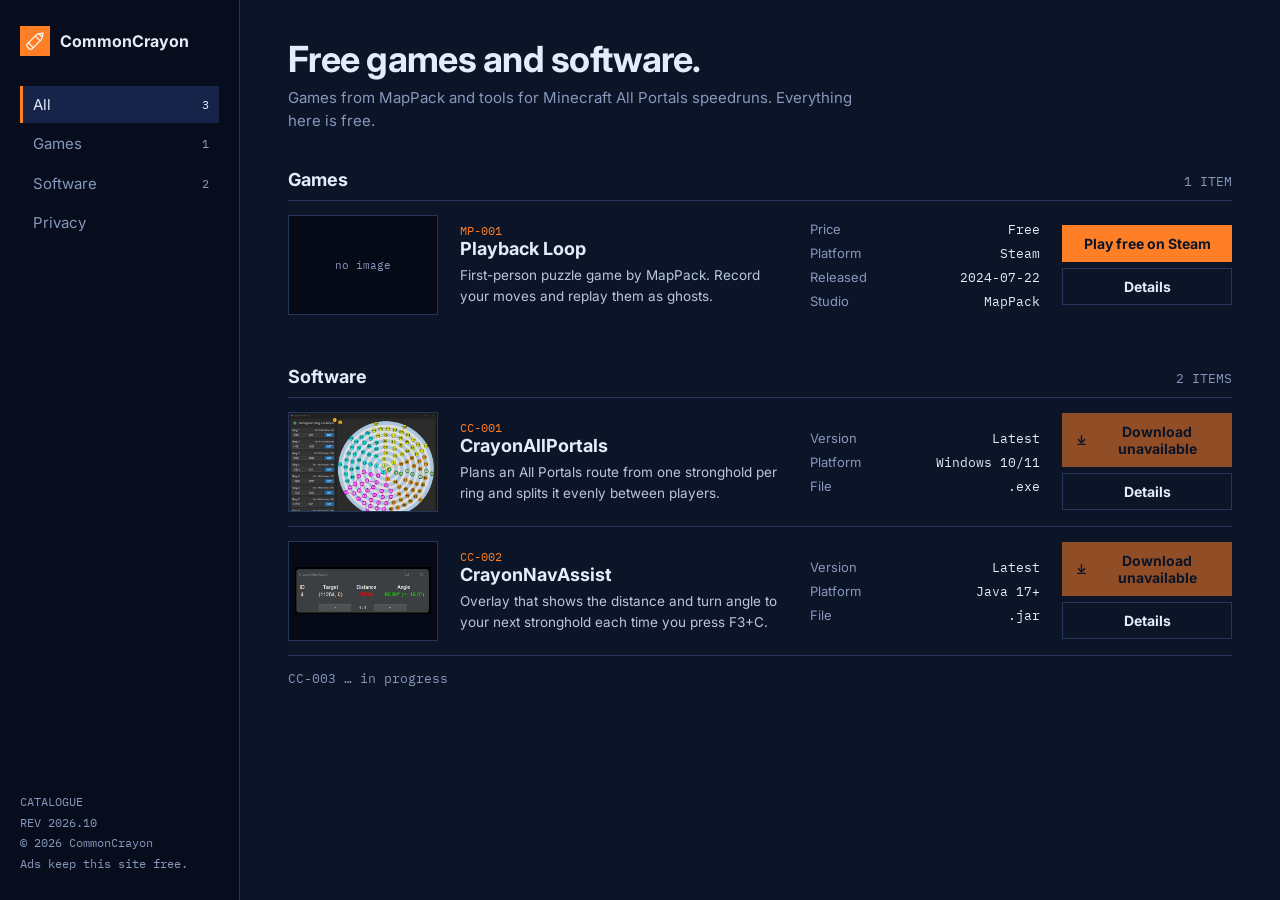
<file: index.html>
<!doctype html>
<html lang="en">
<head>
  <meta charset="utf-8">
  <meta name="viewport" content="width=device-width, initial-scale=1">
  <title>CommonCrayon</title>
  <meta name="description" content="Free games and software by CommonCrayon: games from MapPack and tools for Minecraft All Portals speedruns.">
  <meta name="theme-color" content="#0c1428">
  <meta property="og:title" content="CommonCrayon">
  <meta property="og:description" content="Free games and software by CommonCrayon: games from MapPack and tools for Minecraft All Portals speedruns.">
  <link rel="icon" type="image/png" href="assets/img/favicon.png">
  <link rel="apple-touch-icon" href="assets/img/apple-touch-icon.png">
  <link rel="preconnect" href="https://fonts.googleapis.com">
  <link rel="preconnect" href="https://fonts.gstatic.com" crossorigin>
  <link href="https://fonts.googleapis.com/css2?family=IBM+Plex+Mono:wght@400;500&family=Inter:wght@400;500;700&display=swap" rel="stylesheet">
  <link rel="stylesheet" href="assets/css/site.css">
</head>
<body>
  <a class="skip" href="#content">Skip to content</a>
  <div class="lay">
    <aside class="side">
      <a class="brand" href=""><img src="assets/img/logo.jpg" alt="" width="30" height="30">CommonCrayon</a>
      <nav aria-label="Main">
        <a href="./" aria-current="page">All<small>3</small></a>
        <a href="#games">Games<small>1</small></a>
        <a href="#software">Software<small>2</small></a>
        <a href="privacy/">Privacy</a>
      </nav>
      <div class="meta">CATALOGUE<br>REV 2026.10<br>© 2026 CommonCrayon<br>Ads keep this site free.</div>
    </aside>
    <main id="content">
      <h1>Free games and software.</h1>
      <p class="sub">Games from MapPack and tools for Minecraft All Portals speedruns. Everything here is free.</p>

      <div class="sec" id="games"><h2>Games</h2><span>1 ITEM</span></div>
      <ul class="list">
        <li class="row">
          <div class="fig"><img class="cover" src="https://shared.cloudflare.steamstatic.com/store_item_assets/steam/apps/2862670/header.jpg" alt="Playback Loop key art" loading="lazy" style="object-position:center" onerror="this.parentElement.classList.add('is-fallback');this.remove()"></div>
          <div><div class="pn">MP-001</div><h3><a href="projects/playback-loop/">Playback Loop</a></h3><p>First-person puzzle game by MapPack. Record your moves and replay them as ghosts.</p></div>
          <table class="spec"><tr><td>Price</td><td>Free</td></tr><tr><td>Platform</td><td>Steam</td></tr><tr><td>Released</td><td>2024-07-22</td></tr><tr><td>Studio</td><td>MapPack</td></tr></table>
          <div class="acts"><a class="btn" href="https://store.steampowered.com/app/2862670/Playback_Loop/">Play free on Steam</a><a class="btn line" href="projects/playback-loop/">Details</a></div>
        </li>
      </ul>

      <div class="sec" id="software"><h2>Software</h2><span>2 ITEMS</span></div>
      <ul class="list">
        <li class="row" data-repo="CommonCrayon/CrayonAllPortals" data-asset=".exe">
          <div class="fig"><img class="cover" src="assets/img/allportals-app.jpg" alt="CrayonAllPortals with eight stronghold rings and four colour-coded player paths" loading="lazy"></div>
          <div><div class="pn">CC-001</div><h3><a href="projects/crayon-all-portals/">CrayonAllPortals</a></h3><p>Plans an All Portals route from one stronghold per ring and splits it evenly between players.</p></div>
          <table class="spec"><tr><td>Version</td><td data-field="version">Latest</td></tr><tr><td>Platform</td><td>Windows 10/11</td></tr><tr><td>File</td><td>.exe<span data-hide-empty hidden>, <span data-field="size"></span></span></td></tr></table>
          <div class="acts"><a class="btn" data-download aria-disabled="true"><svg width="16" height="16" viewBox="0 0 24 24" fill="none" stroke="currentColor" stroke-width="2.5" stroke-linecap="round" stroke-linejoin="round" aria-hidden="true"><path d="M12 4v12M6 11l6 6 6-6M5 20h14"/></svg><span data-label>Download</span></a><a class="btn line" href="projects/crayon-all-portals/">Details</a></div>
        </li>
        <li class="row" data-repo="CommonCrayon/CrayonAllPortalsJava" data-asset=".jar">
          <div class="fig"><img class="fit" src="assets/img/nav-assist.png" alt="CrayonNavAssist window showing stronghold 4 of 8 with distance and angle" loading="lazy"></div>
          <div><div class="pn">CC-002</div><h3><a href="projects/crayon-nav-assist/">CrayonNavAssist</a></h3><p>Overlay that shows the distance and turn angle to your next stronghold each time you press F3+C.</p></div>
          <table class="spec"><tr><td>Version</td><td data-field="version">Latest</td></tr><tr><td>Platform</td><td>Java 17+</td></tr><tr><td>File</td><td>.jar<span data-hide-empty hidden>, <span data-field="size"></span></span></td></tr></table>
          <div class="acts"><a class="btn" data-download aria-disabled="true"><svg width="16" height="16" viewBox="0 0 24 24" fill="none" stroke="currentColor" stroke-width="2.5" stroke-linecap="round" stroke-linejoin="round" aria-hidden="true"><path d="M12 4v12M6 11l6 6 6-6M5 20h14"/></svg><span data-label>Download</span></a><a class="btn line" href="projects/crayon-nav-assist/">Details</a></div>
        </li>
      </ul>
      <p class="later">CC-003 … in progress</p>

      <div class="ad-row"><div class="ad-slot"></div></div>
    </main>
  </div>
  <script src="assets/js/releases.js" defer></script>
  <script src="assets/js/ads.js" defer></script>
</body>
</html>
</file>
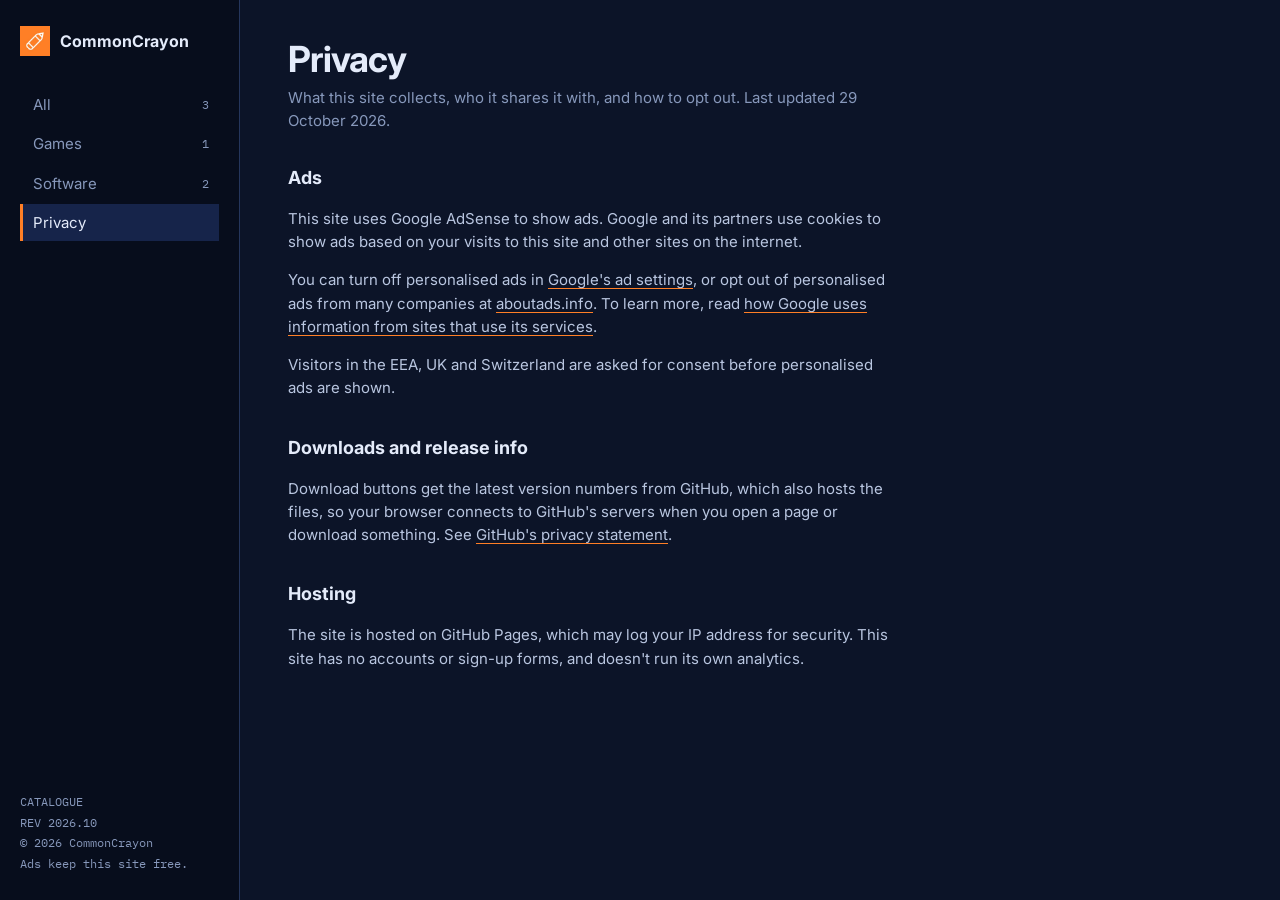
<file: privacy/index.html>
<!doctype html>
<html lang="en">
<head>
  <meta charset="utf-8">
  <meta name="viewport" content="width=device-width, initial-scale=1">
  <title>Privacy | CommonCrayon</title>
  <meta name="description" content="How the CommonCrayon website uses cookies, ads and third-party services.">
  <meta name="theme-color" content="#0c1428">
  <meta property="og:title" content="Privacy">
  <meta property="og:description" content="How the CommonCrayon website uses cookies, ads and third-party services.">
  <link rel="icon" type="image/png" href="../assets/img/favicon.png">
  <link rel="apple-touch-icon" href="../assets/img/apple-touch-icon.png">
  <link rel="preconnect" href="https://fonts.googleapis.com">
  <link rel="preconnect" href="https://fonts.gstatic.com" crossorigin>
  <link href="https://fonts.googleapis.com/css2?family=IBM+Plex+Mono:wght@400;500&family=Inter:wght@400;500;700&display=swap" rel="stylesheet">
  <link rel="stylesheet" href="../assets/css/site.css">
</head>
<body>
  <a class="skip" href="#content">Skip to content</a>
  <div class="lay">
    <aside class="side">
      <a class="brand" href="../"><img src="../assets/img/logo.jpg" alt="" width="30" height="30">CommonCrayon</a>
      <nav aria-label="Main">
        <a href="../">All<small>3</small></a>
        <a href="../#games">Games<small>1</small></a>
        <a href="../#software">Software<small>2</small></a>
        <a href="../privacy/" aria-current="page">Privacy</a>
      </nav>
      <div class="meta">CATALOGUE<br>REV 2026.10<br>© 2026 CommonCrayon<br>Ads keep this site free.</div>
    </aside>
    <main id="content">
      <h1>Privacy</h1>
      <p class="sub">What this site collects, who it shares it with, and how to opt out. Last updated 29 October 2026.</p>
      <div class="prose">
          <h2>Ads</h2>
          <p>This site uses Google AdSense to show ads. Google and its partners use cookies to show ads based on your visits to this site and other sites on the internet.</p>
          <p>You can turn off personalised ads in <a href="https://adssettings.google.com/">Google's ad settings</a>, or opt out of personalised ads from many companies at <a href="https://www.aboutads.info/choices/">aboutads.info</a>. To learn more, read <a href="https://policies.google.com/technologies/partner-sites">how Google uses information from sites that use its services</a>.</p>
          <p>Visitors in the EEA, UK and Switzerland are asked for consent before personalised ads are shown.</p>

          <h2>Downloads and release info</h2>
          <p>Download buttons get the latest version numbers from GitHub, which also hosts the files, so your browser connects to GitHub's servers when you open a page or download something. See <a href="https://docs.github.com/en/site-policy/privacy-policies/github-general-privacy-statement">GitHub's privacy statement</a>.</p>

          <h2>Hosting</h2>
          <p>The site is hosted on GitHub Pages, which may log your IP address for security. This site has no accounts or sign-up forms, and doesn't run its own analytics.</p>
      </div>
    </main>
  </div>
  <script src="../assets/js/releases.js" defer></script>
  <script src="../assets/js/ads.js" defer></script>
</body>
</html>
</file>
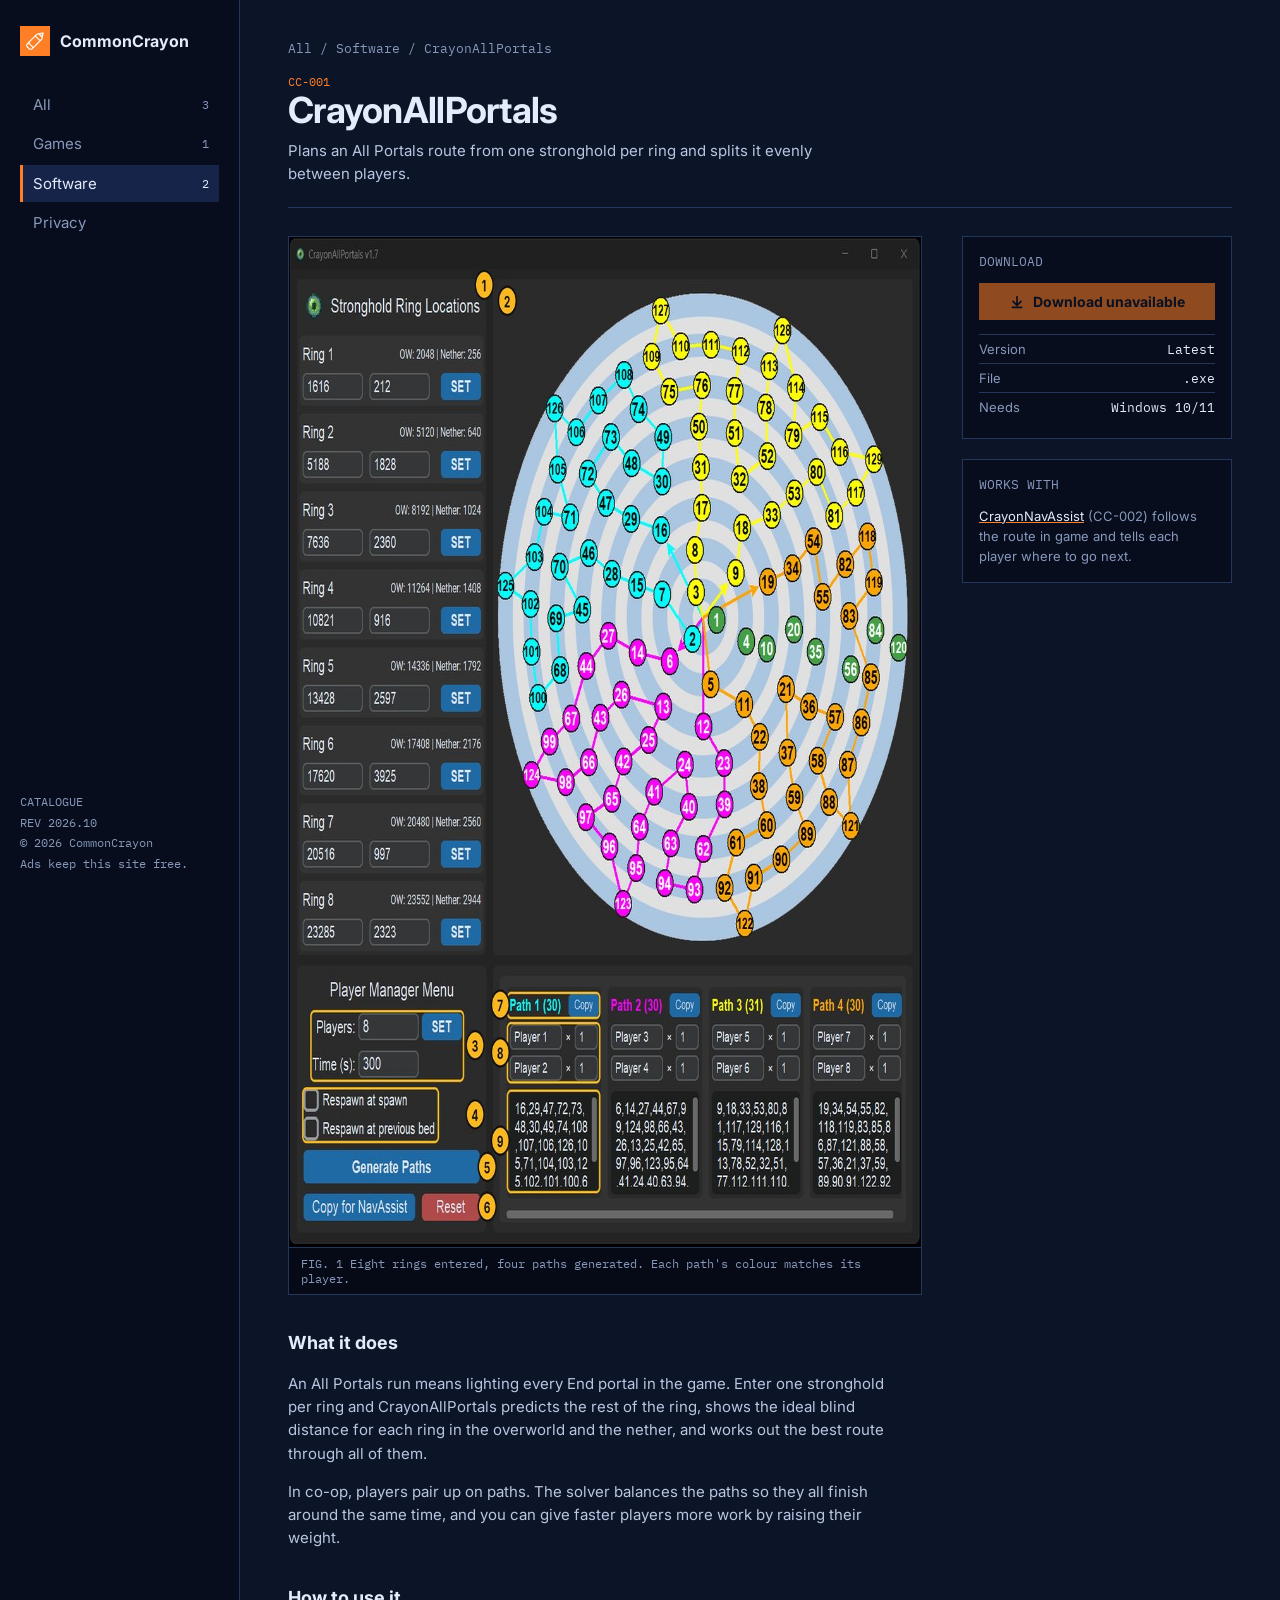
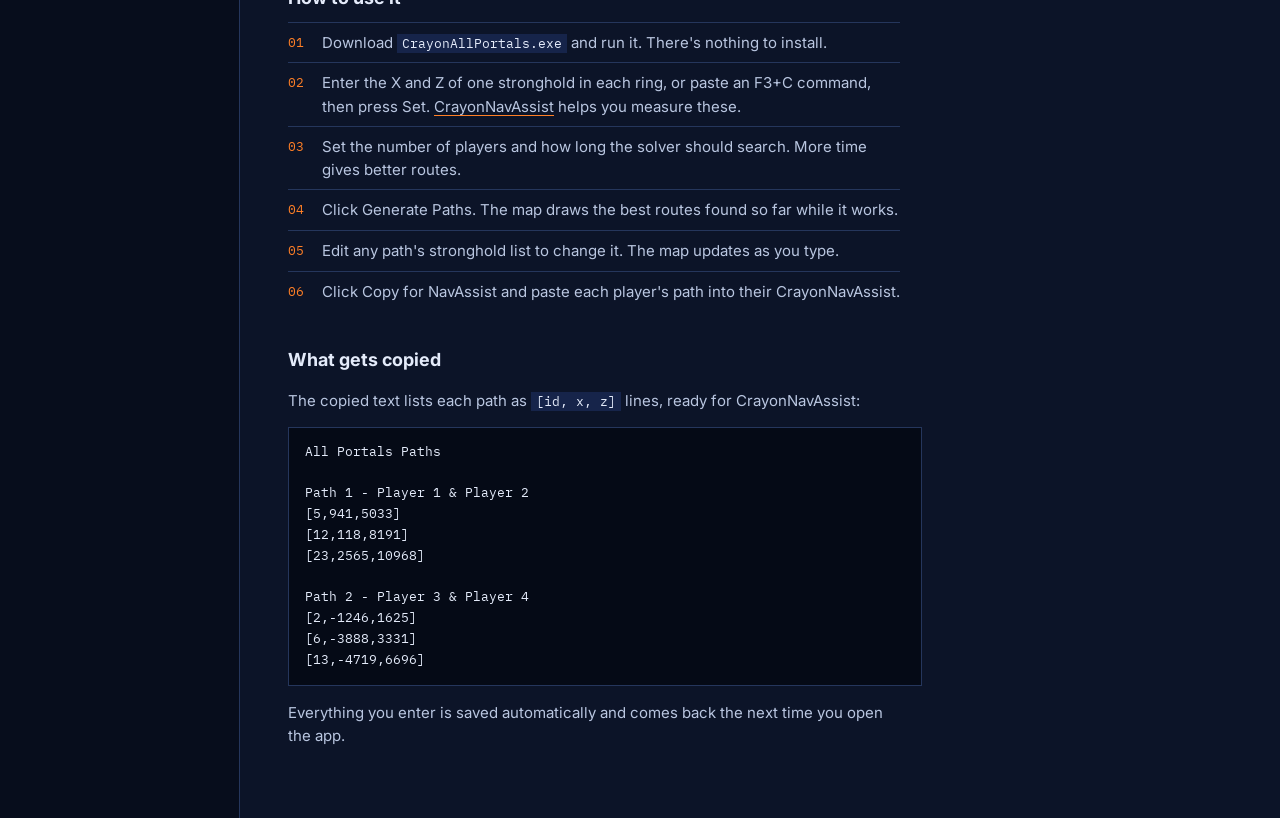
<file: projects/crayon-all-portals/index.html>
<!doctype html>
<html lang="en">
<head>
  <meta charset="utf-8">
  <meta name="viewport" content="width=device-width, initial-scale=1">
  <title>CrayonAllPortals | CommonCrayon</title>
  <meta name="description" content="Plans an All Portals route from one stronghold per ring and splits it evenly between players.">
  <meta name="theme-color" content="#0c1428">
  <meta property="og:title" content="CrayonAllPortals">
  <meta property="og:description" content="Plans an All Portals route from one stronghold per ring and splits it evenly between players.">
  <link rel="icon" type="image/png" href="../../assets/img/favicon.png">
  <link rel="apple-touch-icon" href="../../assets/img/apple-touch-icon.png">
  <link rel="preconnect" href="https://fonts.googleapis.com">
  <link rel="preconnect" href="https://fonts.gstatic.com" crossorigin>
  <link href="https://fonts.googleapis.com/css2?family=IBM+Plex+Mono:wght@400;500&family=Inter:wght@400;500;700&display=swap" rel="stylesheet">
  <link rel="stylesheet" href="../../assets/css/site.css">
</head>
<body>
  <a class="skip" href="#content">Skip to content</a>
  <div class="lay">
    <aside class="side">
      <a class="brand" href="../../"><img src="../../assets/img/logo.jpg" alt="" width="30" height="30">CommonCrayon</a>
      <nav aria-label="Main">
        <a href="../../">All<small>3</small></a>
        <a href="../../#games">Games<small>1</small></a>
        <a href="../../#software" aria-current="page">Software<small>2</small></a>
        <a href="../../privacy/">Privacy</a>
      </nav>
      <div class="meta">CATALOGUE<br>REV 2026.10<br>© 2026 CommonCrayon<br>Ads keep this site free.</div>
    </aside>
    <main id="content">
      <p class="crumb"><a href="../../">All</a> / <a href="../../#software">Software</a> / CrayonAllPortals</p>
      <div class="head">
        <div><div class="pn">CC-001</div><h1>CrayonAllPortals</h1><p>Plans an All Portals route from one stronghold per ring and splits it evenly between players.</p></div>
      </div>
      <div class="page">
        <div class="prose">
          <figure class="figure">
            <img src="../../assets/img/allportals-app.jpg" alt="CrayonAllPortals with eight stronghold rings entered and four colour-coded player paths on the map" width="1000" height="1010">
            <figcaption>FIG. 1  Eight rings entered, four paths generated. Each path's colour matches its player.</figcaption>
          </figure>

          <h2>What it does</h2>
          <p>An All Portals run means lighting every End portal in the game. Enter one stronghold per ring and CrayonAllPortals predicts the rest of the ring, shows the ideal blind distance for each ring in the overworld and the nether, and works out the best route through all of them.</p>
          <p>In co-op, players pair up on paths. The solver balances the paths so they all finish around the same time, and you can give faster players more work by raising their weight.</p>

          <h2>How to use it</h2>
          <ol class="steps">
            <li><span>Download <code>CrayonAllPortals.exe</code> and run it. There's nothing to install.</span></li>
            <li><span>Enter the X and Z of one stronghold in each ring, or paste an F3+C command, then press Set. <a href="../crayon-nav-assist/">CrayonNavAssist</a> helps you measure these.</span></li>
            <li><span>Set the number of players and how long the solver should search. More time gives better routes.</span></li>
            <li><span>Click Generate Paths. The map draws the best routes found so far while it works.</span></li>
            <li><span>Edit any path's stronghold list to change it. The map updates as you type.</span></li>
            <li><span>Click Copy for NavAssist and paste each player's path into their CrayonNavAssist.</span></li>
          </ol>

          <h2>What gets copied</h2>
          <p>The copied text lists each path as <code>[id, x, z]</code> lines, ready for CrayonNavAssist:</p>
<pre><code>All Portals Paths

Path 1 - Player 1 &amp; Player 2
[5,941,5033]
[12,118,8191]
[23,2565,10968]

Path 2 - Player 3 &amp; Player 4
[2,-1246,1625]
[6,-3888,3331]
[13,-4719,6696]</code></pre>
          <p>Everything you enter is saved automatically and comes back the next time you open the app.</p>
        </div>
        <aside class="aside">
          <div class="panel" data-repo="CommonCrayon/CrayonAllPortals" data-asset=".exe">
            <h2>DOWNLOAD</h2>
            <a class="btn" data-download aria-disabled="true"><svg width="16" height="16" viewBox="0 0 24 24" fill="none" stroke="currentColor" stroke-width="2.5" stroke-linecap="round" stroke-linejoin="round" aria-hidden="true"><path d="M12 4v12M6 11l6 6 6-6M5 20h14"/></svg><span data-label>Download</span></a>
            <table class="spec">
              <tr><td>Version</td><td data-field="version">Latest</td></tr>
              <tr><td>File</td><td>.exe</td></tr>
              <tr data-hide-empty hidden><td>Size</td><td data-field="size"></td></tr>
              <tr data-hide-empty hidden><td>Released</td><td data-field="date"></td></tr>
              <tr data-hide-empty hidden><td>Downloads</td><td data-field="downloads"></td></tr>
              <tr><td>Needs</td><td>Windows 10/11</td></tr>
            </table>
          </div>
          <div class="panel"><h2>WORKS WITH</h2><p class="note"><a href="../crayon-nav-assist/">CrayonNavAssist</a> (CC-002) follows the route in game and tells each player where to go next.</p></div>
          <div class="ad-slot"></div>
        </aside>
      </div>
    </main>
  </div>
  <script src="../../assets/js/releases.js" defer></script>
  <script src="../../assets/js/ads.js" defer></script>
</body>
</html>
</file>
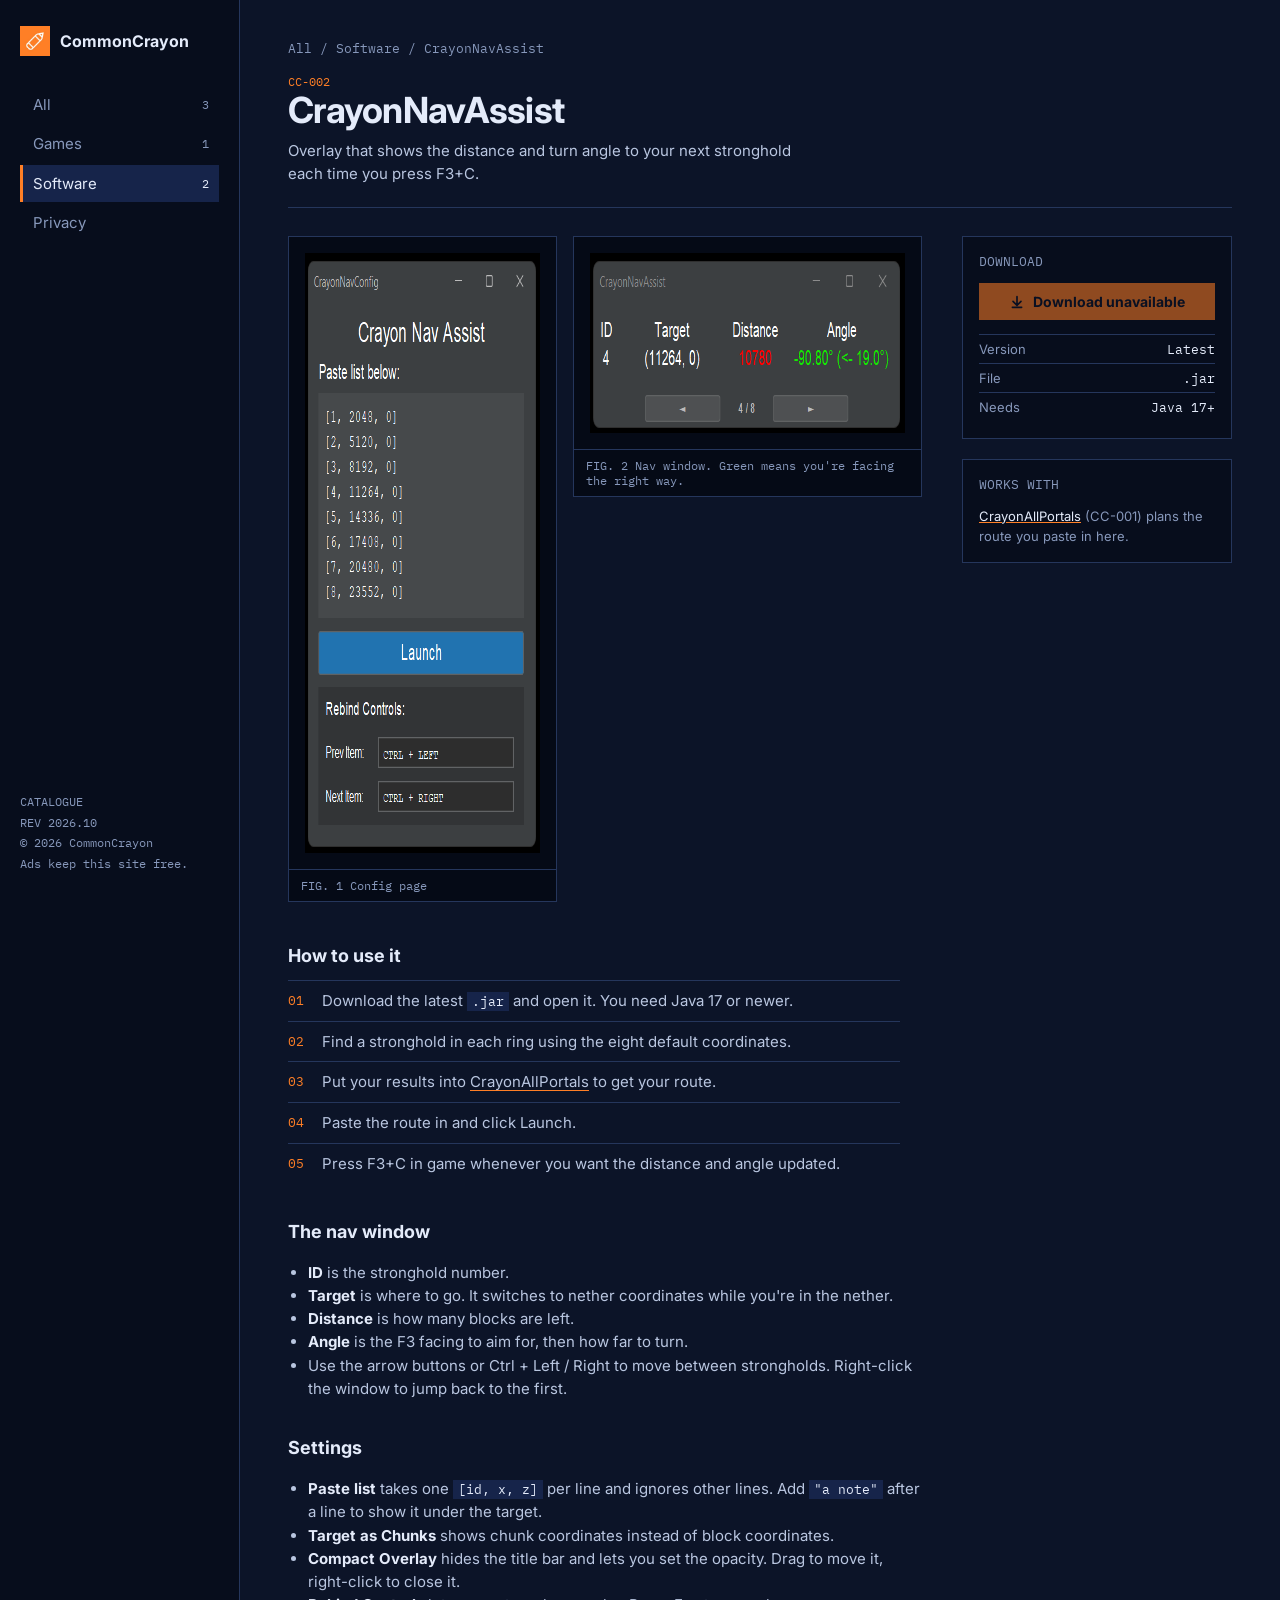
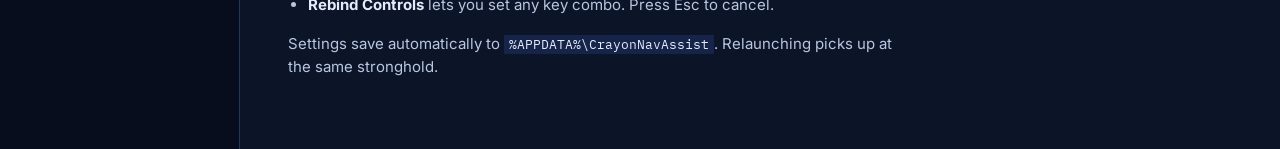
<file: projects/crayon-nav-assist/index.html>
<!doctype html>
<html lang="en">
<head>
  <meta charset="utf-8">
  <meta name="viewport" content="width=device-width, initial-scale=1">
  <title>CrayonNavAssist | CommonCrayon</title>
  <meta name="description" content="Overlay that shows the distance and turn angle to your next stronghold each time you press F3+C.">
  <meta name="theme-color" content="#0c1428">
  <meta property="og:title" content="CrayonNavAssist">
  <meta property="og:description" content="Overlay that shows the distance and turn angle to your next stronghold each time you press F3+C.">
  <link rel="icon" type="image/png" href="../../assets/img/favicon.png">
  <link rel="apple-touch-icon" href="../../assets/img/apple-touch-icon.png">
  <link rel="preconnect" href="https://fonts.googleapis.com">
  <link rel="preconnect" href="https://fonts.gstatic.com" crossorigin>
  <link href="https://fonts.googleapis.com/css2?family=IBM+Plex+Mono:wght@400;500&family=Inter:wght@400;500;700&display=swap" rel="stylesheet">
  <link rel="stylesheet" href="../../assets/css/site.css">
</head>
<body>
  <a class="skip" href="#content">Skip to content</a>
  <div class="lay">
    <aside class="side">
      <a class="brand" href="../../"><img src="../../assets/img/logo.jpg" alt="" width="30" height="30">CommonCrayon</a>
      <nav aria-label="Main">
        <a href="../../">All<small>3</small></a>
        <a href="../../#games">Games<small>1</small></a>
        <a href="../../#software" aria-current="page">Software<small>2</small></a>
        <a href="../../privacy/">Privacy</a>
      </nav>
      <div class="meta">CATALOGUE<br>REV 2026.10<br>© 2026 CommonCrayon<br>Ads keep this site free.</div>
    </aside>
    <main id="content">
      <p class="crumb"><a href="../../">All</a> / <a href="../../#software">Software</a> / CrayonNavAssist</p>
      <div class="head">
        <div><div class="pn">CC-002</div><h1>CrayonNavAssist</h1><p>Overlay that shows the distance and turn angle to your next stronghold each time you press F3+C.</p></div>
      </div>
      <div class="page">
        <div class="prose">
          <div class="figs">
            <figure class="figure pad">
              <img src="../../assets/img/config-page.png" alt="CrayonNavAssist config page with a pasted route, launch button and settings" width="421" height="600">
              <figcaption>FIG. 1  Config page</figcaption>
            </figure>
            <figure class="figure pad">
              <img src="../../assets/img/nav-assist.png" alt="Nav window showing stronghold 4 of 8, target coordinates, distance and turning angle" width="522" height="180">
              <figcaption>FIG. 2  Nav window. Green means you're facing the right way.</figcaption>
            </figure>
          </div>

          <h2>How to use it</h2>
          <ol class="steps">
            <li><span>Download the latest <code>.jar</code> and open it. You need Java 17 or newer.</span></li>
            <li><span>Find a stronghold in each ring using the eight default coordinates.</span></li>
            <li><span>Put your results into <a href="../crayon-all-portals/">CrayonAllPortals</a> to get your route.</span></li>
            <li><span>Paste the route in and click Launch.</span></li>
            <li><span>Press F3+C in game whenever you want the distance and angle updated.</span></li>
          </ol>

          <h2>The nav window</h2>
          <ul>
            <li><strong>ID</strong> is the stronghold number.</li>
            <li><strong>Target</strong> is where to go. It switches to nether coordinates while you're in the nether.</li>
            <li><strong>Distance</strong> is how many blocks are left.</li>
            <li><strong>Angle</strong> is the F3 facing to aim for, then how far to turn.</li>
            <li>Use the arrow buttons or Ctrl + Left / Right to move between strongholds. Right-click the window to jump back to the first.</li>
          </ul>

          <h2>Settings</h2>
          <ul>
            <li><strong>Paste list</strong> takes one <code>[id, x, z]</code> per line and ignores other lines. Add <code>"a note"</code> after a line to show it under the target.</li>
            <li><strong>Target as Chunks</strong> shows chunk coordinates instead of block coordinates.</li>
            <li><strong>Compact Overlay</strong> hides the title bar and lets you set the opacity. Drag to move it, right-click to close it.</li>
            <li><strong>Rebind Controls</strong> lets you set any key combo. Press Esc to cancel.</li>
          </ul>
          <p>Settings save automatically to <code>%APPDATA%\CrayonNavAssist</code>. Relaunching picks up at the same stronghold.</p>
        </div>
        <aside class="aside">
          <div class="panel" data-repo="CommonCrayon/CrayonAllPortalsJava" data-asset=".jar">
            <h2>DOWNLOAD</h2>
            <a class="btn" data-download aria-disabled="true"><svg width="16" height="16" viewBox="0 0 24 24" fill="none" stroke="currentColor" stroke-width="2.5" stroke-linecap="round" stroke-linejoin="round" aria-hidden="true"><path d="M12 4v12M6 11l6 6 6-6M5 20h14"/></svg><span data-label>Download</span></a>
            <table class="spec">
              <tr><td>Version</td><td data-field="version">Latest</td></tr>
              <tr><td>File</td><td>.jar</td></tr>
              <tr data-hide-empty hidden><td>Size</td><td data-field="size"></td></tr>
              <tr data-hide-empty hidden><td>Released</td><td data-field="date"></td></tr>
              <tr data-hide-empty hidden><td>Downloads</td><td data-field="downloads"></td></tr>
              <tr><td>Needs</td><td>Java 17+</td></tr>
            </table>
          </div>
          <div class="panel"><h2>WORKS WITH</h2><p class="note"><a href="../crayon-all-portals/">CrayonAllPortals</a> (CC-001) plans the route you paste in here.</p></div>
          <div class="ad-slot"></div>
        </aside>
      </div>
    </main>
  </div>
  <script src="../../assets/js/releases.js" defer></script>
  <script src="../../assets/js/ads.js" defer></script>
</body>
</html>
</file>
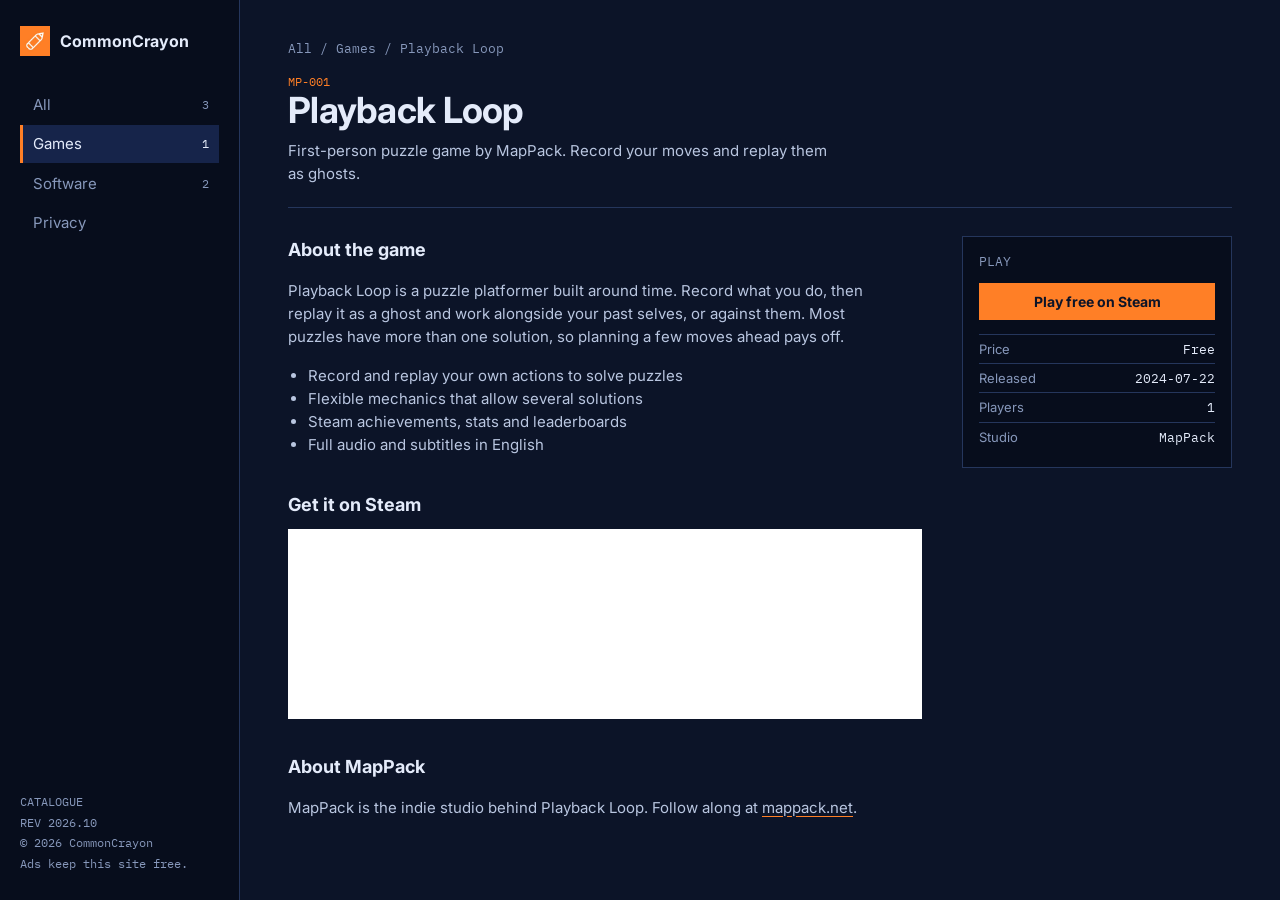
<file: projects/playback-loop/index.html>
<!doctype html>
<html lang="en">
<head>
  <meta charset="utf-8">
  <meta name="viewport" content="width=device-width, initial-scale=1">
  <title>Playback Loop | CommonCrayon</title>
  <meta name="description" content="First-person puzzle game by MapPack. Record your moves and replay them as ghosts.">
  <meta name="theme-color" content="#0c1428">
  <meta property="og:title" content="Playback Loop">
  <meta property="og:description" content="First-person puzzle game by MapPack. Record your moves and replay them as ghosts.">
  <link rel="icon" type="image/png" href="../../assets/img/favicon.png">
  <link rel="apple-touch-icon" href="../../assets/img/apple-touch-icon.png">
  <link rel="preconnect" href="https://fonts.googleapis.com">
  <link rel="preconnect" href="https://fonts.gstatic.com" crossorigin>
  <link href="https://fonts.googleapis.com/css2?family=IBM+Plex+Mono:wght@400;500&family=Inter:wght@400;500;700&display=swap" rel="stylesheet">
  <link rel="stylesheet" href="../../assets/css/site.css">
</head>
<body>
  <a class="skip" href="#content">Skip to content</a>
  <div class="lay">
    <aside class="side">
      <a class="brand" href="../../"><img src="../../assets/img/logo.jpg" alt="" width="30" height="30">CommonCrayon</a>
      <nav aria-label="Main">
        <a href="../../">All<small>3</small></a>
        <a href="../../#games" aria-current="page">Games<small>1</small></a>
        <a href="../../#software">Software<small>2</small></a>
        <a href="../../privacy/">Privacy</a>
      </nav>
      <div class="meta">CATALOGUE<br>REV 2026.10<br>© 2026 CommonCrayon<br>Ads keep this site free.</div>
    </aside>
    <main id="content">
      <p class="crumb"><a href="../../">All</a> / <a href="../../#games">Games</a> / Playback Loop</p>
      <div class="head">
        <div><div class="pn">MP-001</div><h1>Playback Loop</h1><p>First-person puzzle game by MapPack. Record your moves and replay them as ghosts.</p></div>
      </div>
      <div class="page">
        <div class="prose">
          <figure class="figure">
            <img src="https://shared.cloudflare.steamstatic.com/store_item_assets/steam/apps/2862670/header.jpg" alt="Playback Loop key art" width="460" height="215" onerror="this.closest('figure').remove()">
          </figure>

          <h2>About the game</h2>
          <p>Playback Loop is a puzzle platformer built around time. Record what you do, then replay it as a ghost and work alongside your past selves, or against them. Most puzzles have more than one solution, so planning a few moves ahead pays off.</p>
          <ul>
            <li>Record and replay your own actions to solve puzzles</li>
            <li>Flexible mechanics that allow several solutions</li>
            <li>Steam achievements, stats and leaderboards</li>
            <li>Full audio and subtitles in English</li>
          </ul>

          <h2>Get it on Steam</h2>
          <iframe class="steam-embed" src="https://store.steampowered.com/widget/2862670/" title="Playback Loop on Steam" loading="lazy"></iframe>

          <h2>About MapPack</h2>
          <p>MapPack is the indie studio behind Playback Loop. Follow along at <a href="https://www.mappack.net/">mappack.net</a>.</p>
        </div>
        <aside class="aside">
          <div class="panel">
            <h2>PLAY</h2>
            <a class="btn" href="https://store.steampowered.com/app/2862670/Playback_Loop/">Play free on Steam</a>
            <table class="spec">
              <tr><td>Price</td><td>Free</td></tr>
              <tr><td>Released</td><td>2024-07-22</td></tr>
              <tr><td>Players</td><td>1</td></tr>
              <tr><td>Studio</td><td>MapPack</td></tr>
            </table>
          </div>
          <div class="ad-slot"></div>
        </aside>
      </div>
    </main>
  </div>
  <script src="../../assets/js/releases.js" defer></script>
  <script src="../../assets/js/ads.js" defer></script>
</body>
</html>
</file>
<file: assets/css/site.css>
/* CommonCrayon: parts-catalogue layout, Midnight palette, logo orange as the only accent. */

:root {
  --o: #ff7f26;
  --o-press: #ff9447;
  --bg: #0c1428;
  --side: #070d1c;
  --ln: #25365c;
  --hi: #e4ebfa;
  --dim: #8798bb;
  --fig: #050a16;
  --act: #16244a;
  --txt2: #b9c6e0;
  --sans: "Inter", system-ui, sans-serif;
  --mono: "IBM Plex Mono", "DejaVu Sans Mono", ui-monospace, monospace;
  color-scheme: dark;
}

*, *::before, *::after { box-sizing: border-box; }
html { -webkit-text-size-adjust: 100%; scroll-behavior: smooth; }
body { margin: 0; background: var(--bg); color: var(--hi); font: 15px/1.55 var(--sans); }
img { display: block; max-width: 100%; }
a { color: inherit; }
:focus-visible { outline: 2px solid var(--o); outline-offset: 2px; }
.skip { position: absolute; left: -999px; top: 8px; background: var(--o); color: var(--bg); padding: 8px 14px; z-index: 10; font-weight: 700; }
.skip:focus { left: 16px; }
.mono { font-family: var(--mono); }

/* ---------- Shell: sidebar + main ---------- */
.lay { display: grid; grid-template-columns: 240px minmax(0, 1fr); min-height: 100vh;
  background: linear-gradient(90deg, var(--side) 239px, var(--ln) 239px 240px, transparent 240px); }
.side {
  background: var(--side); border-right: 1px solid var(--ln);
  padding: 26px 20px; display: flex; flex-direction: column; gap: 30px;
  position: sticky; top: 0; height: 100vh;
}
.brand { display: flex; gap: 10px; align-items: center; font-weight: 700; font-size: 16px; text-decoration: none; }
.brand img { width: 30px; height: 30px; }
.side nav { display: flex; flex-direction: column; gap: 2px; }
.side nav a {
  text-decoration: none; padding: 7px 10px; color: var(--dim);
  display: flex; justify-content: space-between; align-items: center;
  border-left: 3px solid transparent;
}
.side nav a:hover { color: var(--hi); }
.side nav a[aria-current] { color: var(--hi); background: var(--act); border-left-color: var(--o); }
.side nav small { font: 12px var(--mono); }
.side .meta { margin-top: auto; font: 12px/1.7 var(--mono); color: var(--dim); }

main { padding: 40px 48px 56px; max-width: 1040px; width: 100%; }

/* ---------- Home ---------- */
h1 { font-size: 36px; line-height: 1.1; letter-spacing: -0.02em; margin: 0 0 6px; font-weight: 700; }
.sub { color: var(--dim); margin: 0 0 32px; max-width: 64ch; }

.sec { display: flex; justify-content: space-between; align-items: baseline; margin: 34px 0 6px; scroll-margin-top: 24px; }
.sec h2 { font-size: 18px; margin: 0; }
.sec span { font: 12.5px var(--mono); color: var(--dim); }

.list { list-style: none; margin: 0; padding: 0; }
.row {
  display: grid; grid-template-columns: 150px minmax(0, 1fr) 230px 170px;
  gap: 22px; align-items: center; padding: 14px 0; border-top: 1px solid var(--ln);
}
.fig {
  height: 100px; position: relative; overflow: hidden; background: var(--fig);
  border: 1px solid var(--ln); display: grid; place-items: center;
}
.fig img.cover { position: absolute; inset: 0; width: 100%; height: 100%; object-fit: cover; object-position: top; }
.fig img.fit { width: 92%; }
.fig.is-fallback::after { content: "no image"; font: 11px var(--mono); color: var(--dim); }
.pn { font: 12px var(--mono); color: var(--o); }
.row h3 { margin: 0 0 4px; font-size: 18px; line-height: 1.25; }
.row h3 a { text-decoration: none; }
.row h3 a:hover { text-decoration: underline; text-decoration-color: var(--o); text-underline-offset: 3px; }
.row p { margin: 0; color: var(--txt2); font-size: 13.5px; }

.spec { border-collapse: collapse; font-size: 13px; width: 100%; }
.spec td { padding: 2px 0; }
.spec td:first-child { color: var(--dim); }
.spec td:last-child { font: 12.5px var(--mono); text-align: right; }

.acts { display: flex; flex-direction: column; gap: 6px; }
.btn {
  display: flex; align-items: center; justify-content: center; gap: 8px;
  padding: 9px 12px; font: 700 14px var(--sans); text-decoration: none; text-align: center;
  background: var(--o); color: var(--bg); border: 1px solid var(--o); cursor: pointer;
}
.btn:hover { background: var(--o-press); border-color: var(--o-press); }
.btn.line { background: none; color: var(--hi); border-color: var(--ln); }
.btn.line:hover { border-color: var(--dim); }
.btn[aria-disabled="true"] { opacity: .55; cursor: default; pointer-events: none; }

.later { margin: 0; padding: 14px 0; border-top: 1px solid var(--ln); font: 12.5px var(--mono); color: var(--dim); }

/* ---------- Ads ---------- */
.ad-row { margin-top: 30px; }
.ad-slot { width: 100%; }
.ad-slot .adsbygoogle { min-height: 90px; }
.ad-slot.is-preview {
  min-height: 90px; display: grid; place-items: center; text-align: center; padding: 16px;
  border: 1px dashed var(--ln); color: var(--dim); font-size: 12.5px;
}
.aside .ad-slot.is-preview { min-height: 250px; }

/* ---------- Project page ---------- */
.crumb { font: 12.5px var(--mono); color: var(--dim); margin: 0 0 18px; }
.crumb a { color: var(--dim); text-decoration: none; }
.crumb a:hover { color: var(--hi); }
.head { display: grid; grid-template-columns: minmax(0, 1fr) auto; gap: 24px; align-items: end; padding-bottom: 22px; border-bottom: 1px solid var(--ln); }
.head h1 { margin: 2px 0 8px; }
.head p { margin: 0; color: var(--txt2); max-width: 60ch; }

.page { display: grid; grid-template-columns: minmax(0, 1fr) 270px; gap: 40px; padding-top: 28px; align-items: start; }
.prose h2 { font-size: 18px; margin: 34px 0 10px; }
.prose h2:first-child { margin-top: 0; }
.prose p, .prose li { color: var(--txt2); max-width: 68ch; }
.prose strong { color: var(--hi); }
.prose a { text-decoration-color: var(--o); text-underline-offset: 3px; }
.prose code { font: 13px var(--mono); background: var(--act); padding: 1px 5px; color: var(--hi); }
.prose pre { font: 13px/1.6 var(--mono); background: var(--fig); border: 1px solid var(--ln); padding: 14px 16px; overflow-x: auto; color: var(--txt2); }
.prose pre code { background: none; padding: 0; }
.prose ul { padding-left: 20px; }

.figure { margin: 0 0 6px; border: 1px solid var(--ln); background: var(--fig); }
.figure img { width: 100%; }
.figure figcaption { padding: 8px 12px; border-top: 1px solid var(--ln); font: 12px var(--mono); color: var(--dim); }
.figure.pad { padding: 16px; }
.figure.pad figcaption { margin: 16px -16px -16px; }
.figs { display: grid; grid-template-columns: 1fr 1.3fr; gap: 16px; align-items: start; }

.steps { list-style: none; counter-reset: s; padding: 0; margin: 0; }
.steps li { counter-increment: s; display: grid; grid-template-columns: 34px 1fr; padding: 8px 0; border-top: 1px solid var(--ln); }
.steps li::before { content: counter(s, decimal-leading-zero); font: 12.5px/1.9 var(--mono); color: var(--o); }

.aside { position: sticky; top: 24px; display: grid; gap: 20px; }
.panel { border: 1px solid var(--ln); background: var(--side); padding: 16px; display: grid; gap: 14px; }
.panel h2 { margin: 0; font: 12.5px var(--mono); color: var(--dim); font-weight: 400; }
.panel .spec td { padding: 4px 0; border-top: 1px solid var(--ln); }
.panel .note { margin: 0; font-size: 13px; color: var(--dim); }
.panel .note a { color: var(--hi); text-decoration-color: var(--o); }

.steam-embed { width: 100%; max-width: 646px; height: 190px; border: 0; display: block; }

/* ---------- Responsive ---------- */
@media (max-width: 1100px) {
  .row { grid-template-columns: 130px minmax(0, 1fr) 160px; }
  .row .spec { display: none; }
}
@media (max-width: 860px) {
  .lay { grid-template-columns: 1fr; background: none; }
  .side {
    position: static; height: auto; flex-direction: row; flex-wrap: wrap; align-items: center;
    gap: 10px 20px; padding: 14px 16px; border-right: 0; border-bottom: 1px solid var(--ln);
  }
  .side nav { flex-direction: row; flex-wrap: wrap; gap: 4px; }
  .side nav a { border-left: 0; border-bottom: 2px solid transparent; padding: 6px 8px; gap: 6px; }
  .side nav a[aria-current] { background: none; border-bottom-color: var(--o); }
  .side .meta { display: none; }
  main { padding: 28px 16px 44px; }
  h1 { font-size: 30px; }
  .page { grid-template-columns: 1fr; gap: 28px; }
  .aside { display: contents; }
  .aside .panel { order: -1; }
  .aside .ad-slot { order: 1; }
  .aside .ad-slot.is-preview { min-height: 120px; }
  .head { grid-template-columns: 1fr; }
  .figs { grid-template-columns: 1fr; }
}
@media (max-width: 560px) {
  .row { grid-template-columns: 96px minmax(0, 1fr); gap: 14px; align-items: start; }
  .fig { height: 72px; }
  .acts { grid-column: 1 / -1; flex-direction: row; }
  .acts .btn { flex: 1; }
}
</file>
